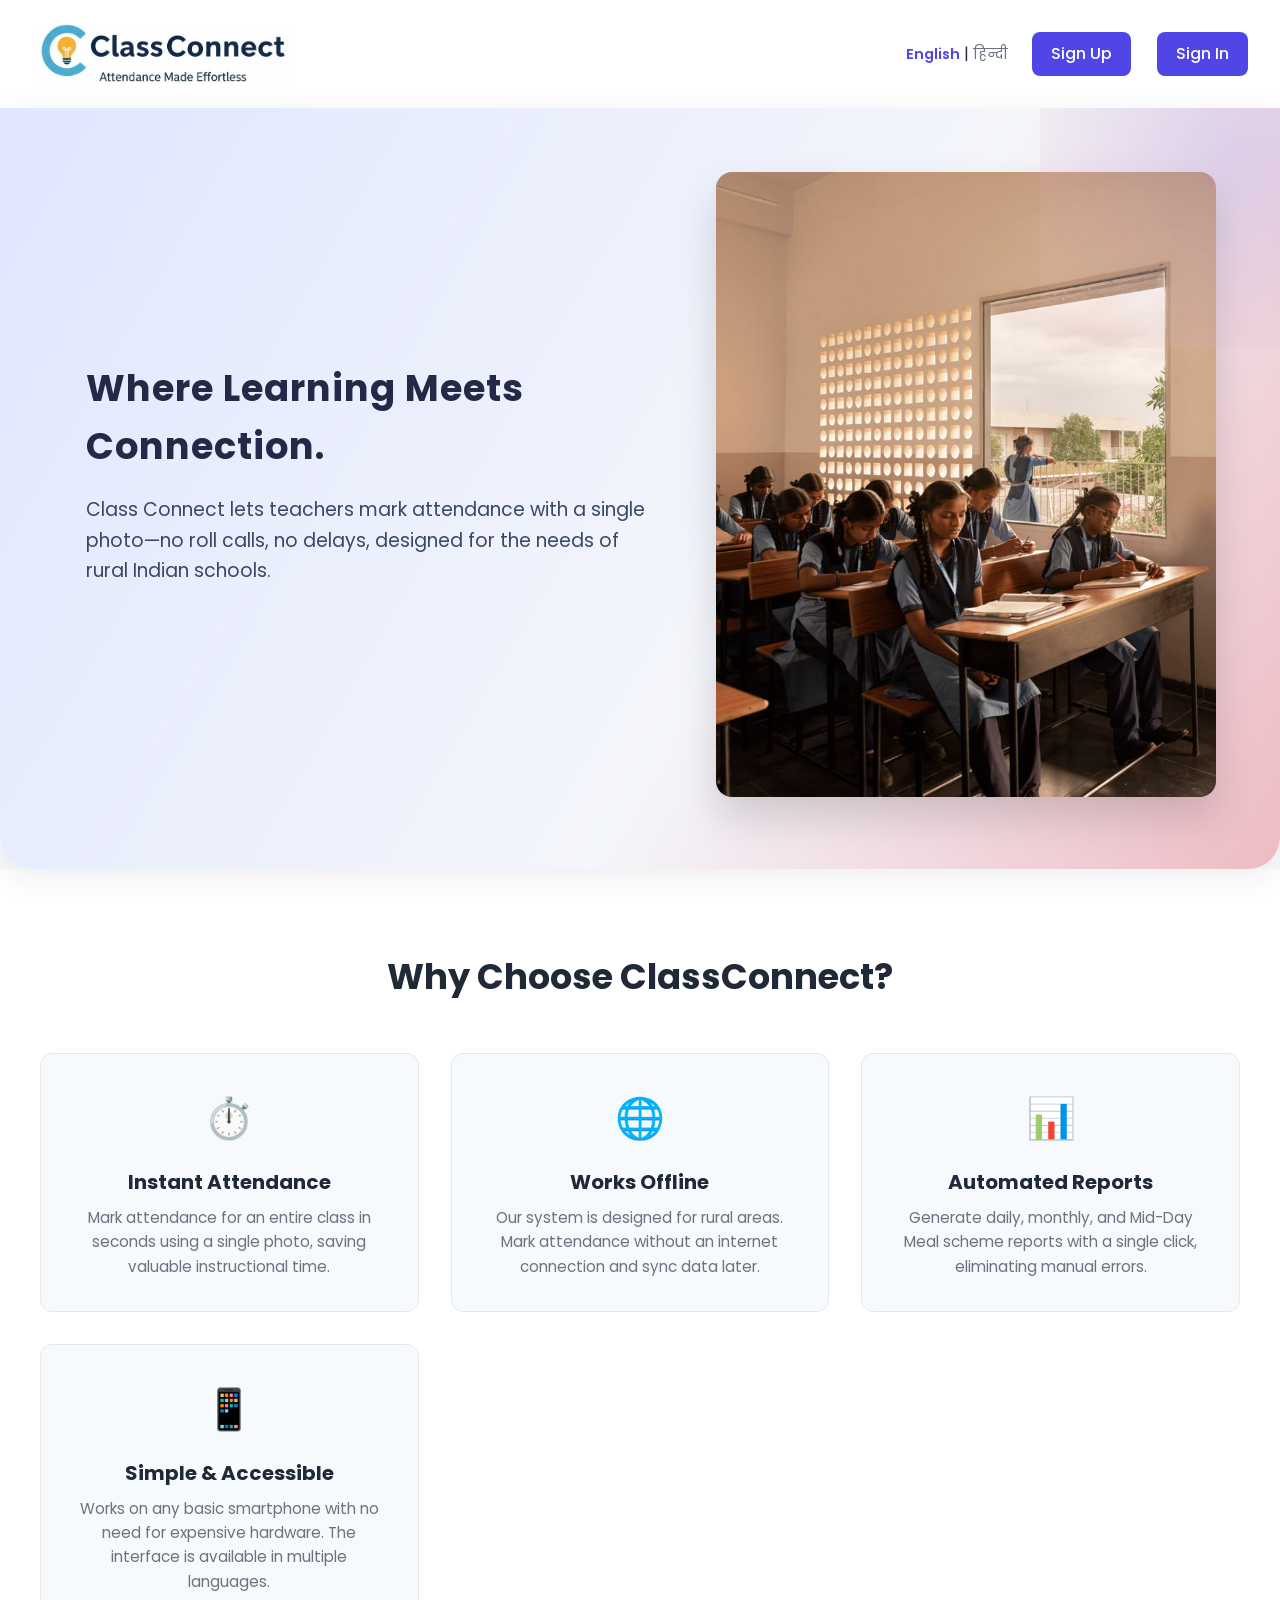
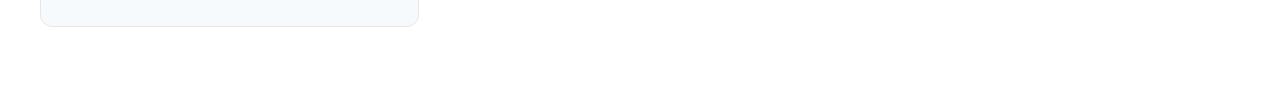
<file: index.html>
<!DOCTYPE html>
<html lang="en">
<head>
  <meta charset="UTF-8" />
  <meta name="viewport" content="width=device-width, initial-scale=1.0"/>
  <title>Class Connect</title>
  
  <link rel="preconnect" href="https://fonts.googleapis.com">
  <link href="https://fonts.googleapis.com/css2?family=Poppins:wght@400;500;600;700&display=swap" rel="stylesheet">
  <link rel="stylesheet" href="style.css" />
</head>
<body>


  <header class="landing-header" style="display:flex;align-items:center;justify-content:space-between;">
    <a href="index.html" class="logo">
      <img src="images/logo.jpeg" alt="Logo" style="height:60px; width:auto; display:block;">
    </a>
    <div style="display: flex; align-items: center; gap: 1.5rem; margin-left: auto;">
      <div class="lang-switch">
        <a href="index.html" class="active">English</a> | <a href="hindi.html">हिन्दी</a>
      </div>
      <a href="login.html" class="btn btn-primary">Sign Up</a>
      <a href="login_simple.html" class="btn btn-secondary" style="margin-left: 0.1rem;">Sign In</a>
    </div>
  </header>

  <main>
    <section class="hero">
  <div class="hero-content">
    <h1>Where Learning Meets Connection.</h1>
    <p class="subtitle">Class Connect lets teachers mark attendance with a single photo—no roll calls, no delays, designed for the needs of rural Indian schools.</p>
  </div>
  
  <div class="hero-image">
    <img src="images/pic1.jpg" alt="Teacher with students in a rural classroom">
  </div>
</section>

    <section class="features">
      <h2>Why Choose ClassConnect?</h2>
      <div class="features-grid">
        <div class="feature-card">
          <div class="feature-icon">⏱️</div>
          <h3>Instant Attendance</h3>
          <p>Mark attendance for an entire class in seconds using a single photo, saving valuable instructional time.</p>
        </div>
        <div class="feature-card">
          <div class="feature-icon">🌐</div>
          <h3>Works Offline</h3>
          <p>Our system is designed for rural areas. Mark attendance without an internet connection and sync data later.</p>
        </div>
        <div class="feature-card">
          <div class="feature-icon">📊</div>
          <h3>Automated Reports</h3>
          <p>Generate daily, monthly, and Mid-Day Meal scheme reports with a single click, eliminating manual errors.</p>
        </div>
         <div class="feature-card">
          <div class="feature-icon">📱</div>
          <h3>Simple & Accessible</h3>
          <p>Works on any basic smartphone with no need for expensive hardware. The interface is available in multiple languages.</p>
        </div>
      </div>
    </section>
  </main>
</body>
</html>
</file>
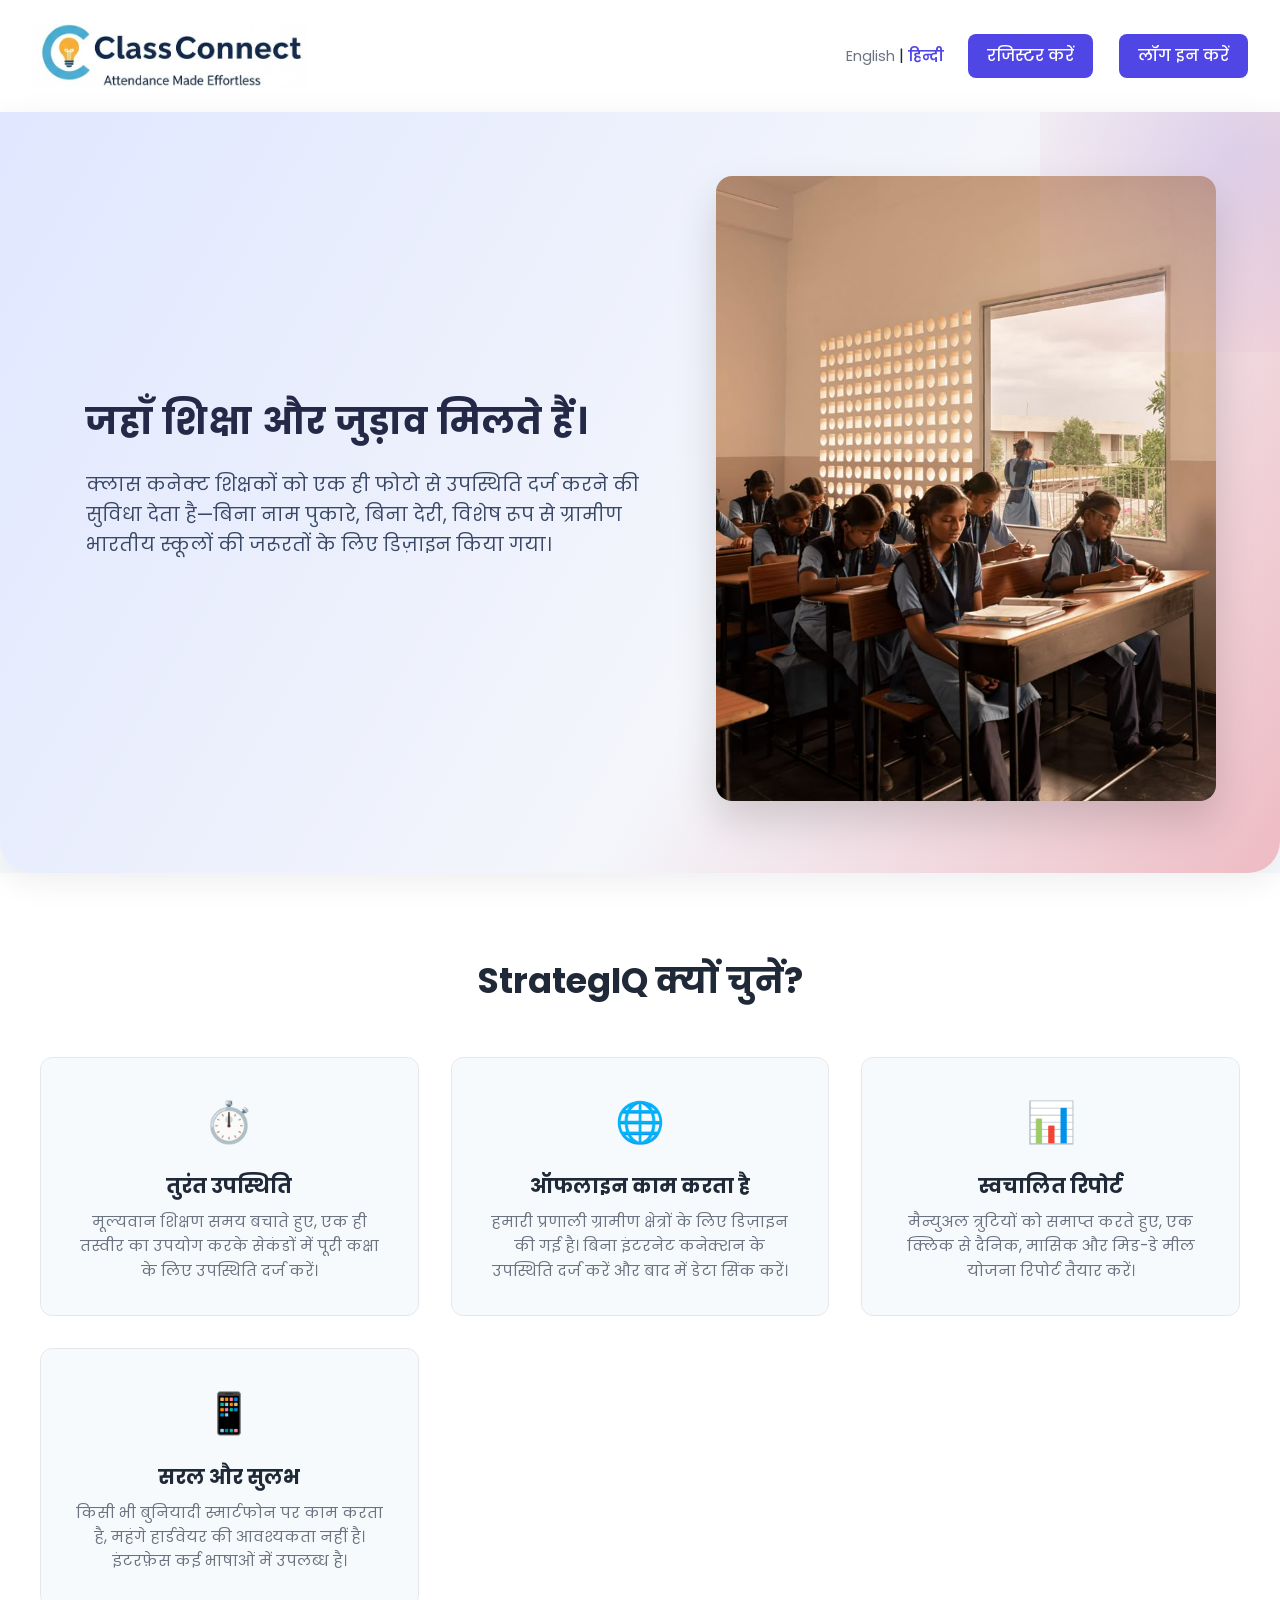
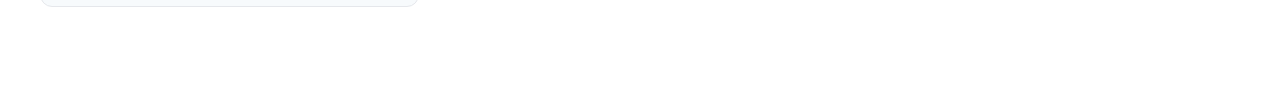
<file: hindi.html>
<!DOCTYPE html>
<html lang="en">
<head>
<meta charset="UTF-8" />
<meta name="viewport" content="width=device-width, initial-scale=1.0"/> <title>StrategIQ - ग्रामीण स्कूलों के लिए स्मार्ट उपस्थिति</title>
 
 <link rel="preconnect" href="https://fonts.googleapis.com">
 <link href="https://fonts.googleapis.com/css2?family=Poppins:wght@400;500;600;700&display=swap" rel="stylesheet">
 <link rel="stylesheet" href="style.css" />
</head>
<body>

 <header class="landing-header">
<a href="index.html" class="logo">
 <img src="images/logo.jpeg" alt="StrategIQ लोगो" style="height:64px; width:auto; display:block;">
 </a>
 <nav style="display: flex; align-items: center; gap: 1.5rem;">
 <div class="lang-switch">
<a href="index.html">English</a> | <a href="hindi.html" class="active">हिन्दी</a>
 </div>
 <a href="login.html" class="btn btn-primary">रजिस्टर करें</a>
        <a href="login_simple.html" class="btn btn-secondary" style="margin-left: 0.1rem;">लॉग इन करें</a>
 </nav>
</header>

<main>
 <section class="hero">
 <div class="hero-content">
<h1>जहाँ शिक्षा और जुड़ाव मिलते हैं।</h1>
<p class="subtitle">क्लास कनेक्ट शिक्षकों को एक ही फोटो से उपस्थिति दर्ज करने की सुविधा देता है—बिना नाम पुकारे, बिना देरी, विशेष रूप से ग्रामीण भारतीय स्कूलों की जरूरतों के लिए डिज़ाइन किया गया।</p>
</div>

<div class="hero-image">
<img src="images/pic1.jpg" alt="एक ग्रामीण कक्षा में शिक्षक और छात्र">
</div>
</section>

<section class="features">
 <h2>StrategIQ क्यों चुनें?</h2>
<div class="features-grid">
<div class="feature-card">
<div class="feature-icon">⏱️</div>
 <h3>तुरंत उपस्थिति</h3>
<p>मूल्यवान शिक्षण समय बचाते हुए, एक ही तस्वीर का उपयोग करके सेकंडों में पूरी कक्षा के लिए उपस्थिति दर्ज करें।</p>
 </div>
 <div class="feature-card">
<div class="feature-icon">🌐</div>
 <h3>ऑफलाइन काम करता है</h3>
 <p>हमारी प्रणाली ग्रामीण क्षेत्रों के लिए डिज़ाइन की गई है। बिना इंटरनेट कनेक्शन के उपस्थिति दर्ज करें और बाद में डेटा सिंक करें।</p>
 </div>
 <div class="feature-card">
 <div class="feature-icon">📊</div>
 <h3>स्वचालित रिपोर्ट</h3>
 <p>मैन्युअल त्रुटियों को समाप्त करते हुए, एक क्लिक से दैनिक, मासिक और मिड-डे मील योजना रिपोर्ट तैयार करें।</p>
 </div>
<div class="feature-card">
 <div class="feature-icon">📱</div>
 <h3>सरल और सुलभ</h3>
 <p>किसी भी बुनियादी स्मार्टफोन पर काम करता है, महंगे हार्डवेयर की आवश्यकता नहीं है। इंटरफ़ेस कई भाषाओं में उपलब्ध है।</p>
 </div>
 </div>
 </section>
</main>
</body>
</html>
</file>
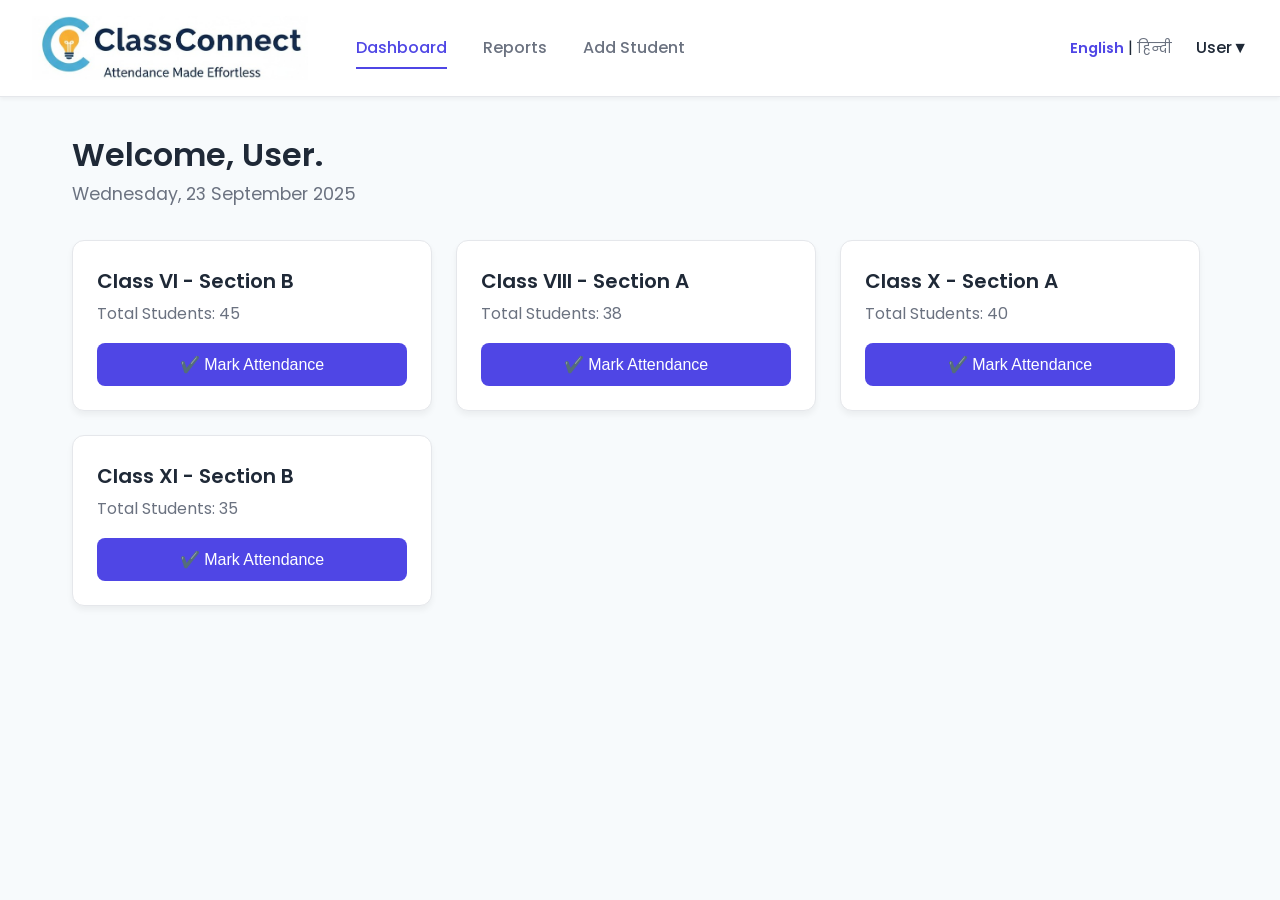
<file: loggedin.html>
<!DOCTYPE html>
<html lang="en">
<head>
  <meta charset="UTF-8" />
  <meta name="viewport" content="width=device-width, initial-scale=1.0"/>
  <title>Attendance Dashboard</title>
  
  <link rel="preconnect" href="https://fonts.googleapis.com">
  <link href="https://fonts.googleapis.com/css2?family=Poppins:wght@400;500;600;700&display=swap" rel="stylesheet">
  
  <link rel="stylesheet" href="style.css" />
  <style>
    .user-dropdown:hover .dropdown-content {
  display: block;
}
  </style>
</head>
<body>
  <header class="main-header">
    <div class="nav-left">
      <a href="index.html" class="logo">
        <img src="images/logo.jpeg" alt="ClassConnect Logo" style="height:64px; width:auto; display:block;">
      </a>
      <nav class="main-nav">
        <a href="index.html" class="nav-link active">Dashboard</a>
        <a href="reports.html" class="nav-link admin-only">Reports</a>
        <a href="add-student.html" class="nav-link">Add Student</a>
      </nav>
    </div>
    <div class="nav-right">
      <div class="lang-switch">
        <a href="loggedin_h.html" class="active">English</a> | <a href="loggedin_h.html">हिन्दी</a>
      </div>
      <div class="user-dropdown" id="userDropdown">
        <div class="user-name" id="userDropdownBtn">User▼</div>
        <div class="dropdown-content" id="userDropdownContent">
          <a href="profile.html">My Profile</a>
          <a href="#" class="logout-btn" onclick="localStorage.clear();sessionStorage.clear();window.location.href='index.html';return false;">Logout</a>
        </div>
      </div>
      <script>
        // Dropdown open/close logic
        let dropdownOpen = false;
        let dropdownTimeout;
        const btn = document.getElementById('userDropdownBtn');
        const content = document.getElementById('userDropdownContent');
        btn.onclick = function(e) {
          e.stopPropagation();
          if (!dropdownOpen) {
            content.style.display = 'block';
            dropdownOpen = true;
            // Set timer to auto-close after 1 minute
            dropdownTimeout = setTimeout(() => {
              content.style.display = 'none';
              dropdownOpen = false;
            }, 60000);
          } else {
            content.style.display = 'none';
            dropdownOpen = false;
            clearTimeout(dropdownTimeout);
          }
        };
        // Prevent closing when clicking inside dropdown
        content.onclick = function(e) {
          e.stopPropagation();
        };
        // Close dropdown if clicking outside
        document.body.addEventListener('click', function() {
          if (dropdownOpen) {
            content.style.display = 'none';
            dropdownOpen = false;
            clearTimeout(dropdownTimeout);
          }
        });
      </script>
    </div>
  </header>

  <main class="dashboard-main">
    <div class="dashboard-header">
        <h2>Welcome, User.</h2>
        <div class="today-date">Wednesday, 23 September 2025</div>
    </div>
    <section class="class-list">
      <div class="class-card">
        <div class="class-info">
            <div class="class-title">Class VI - Section B</div>
            <div class="student-count">Total Students: 45</div>
        </div>
        <button class="mark-attendance-btn" onclick="window.location.href='facial-attendance.html?class=6B'">✔️ Mark Attendance</button>
      </div>
      <div class="class-card">
        <div class="class-info">
            <div class="class-title">Class VIII - Section A</div>
            <div class="student-count">Total Students: 38</div>
        </div>
        <button class="mark-attendance-btn" onclick="window.location.href='facial-attendance.html?class=8A'">✔️ Mark Attendance</button>
      </div>
      <div class="class-card">
        <div class="class-info">
            <div class="class-title">Class X - Section A</div>
            <div class="student-count">Total Students: 40</div>
        </div>
        <button class="mark-attendance-btn" onclick="window.location.href='facial-attendance.html?class=10A'">✔️ Mark Attendance</button>
      </div>
      <div class="class-card">
        <div class="class-info">
            <div class="class-title">Class XI - Section B</div>
            <div class="student-count">Total Students: 35</div>
        </div>
        <button class="mark-attendance-btn" onclick="window.location.href='facial-attendance.html?class=11B'">✔️ Mark Attendance</button>
      </div>
    </section>
  </main>
</body>
</html>
</file>
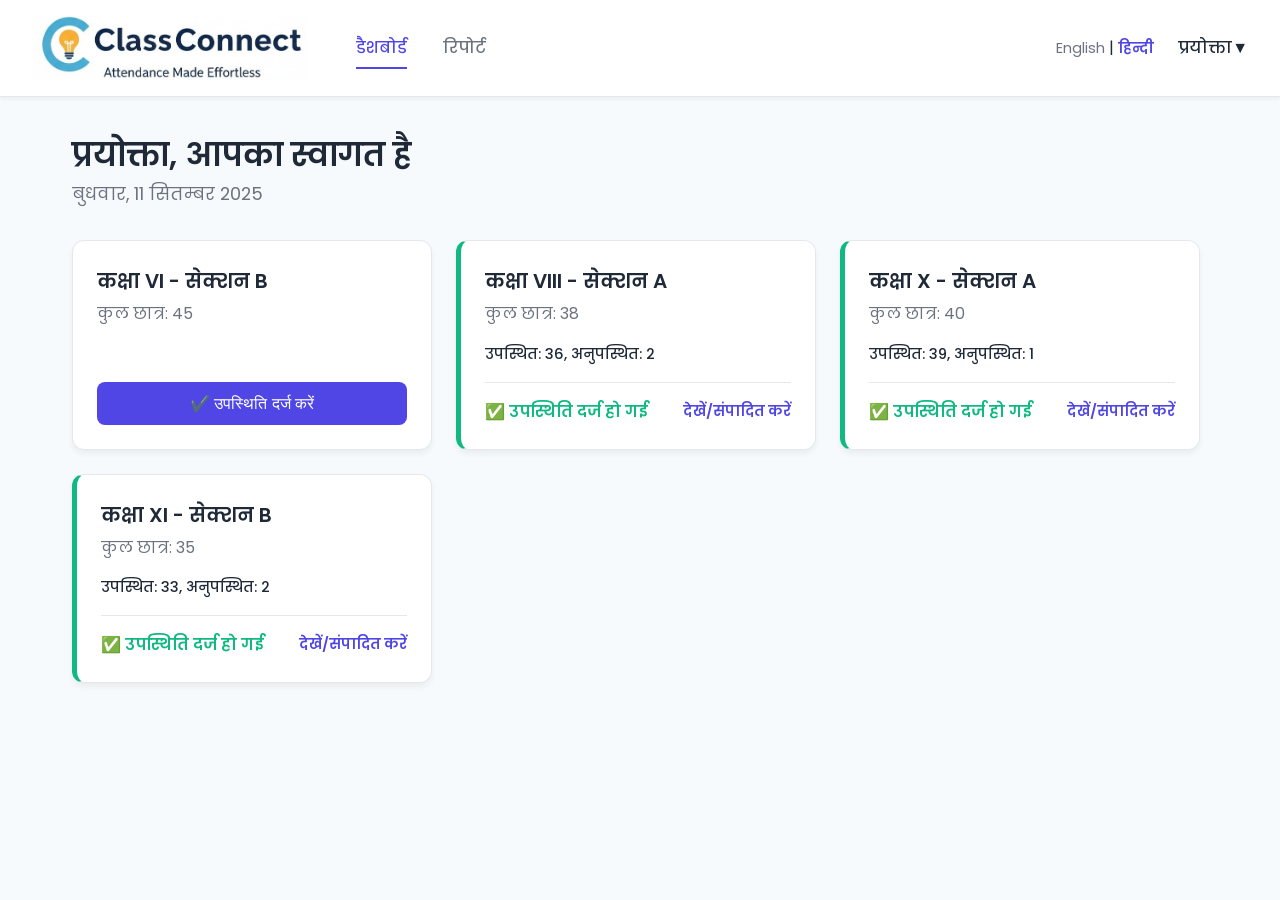
<file: loggedin_h.html>
<!DOCTYPE html>
<html lang="hi">
<head>
  <meta charset="UTF-8" />
  <meta name="viewport" content="width=device-width, initial-scale=1.0"/>
  <title>उपस्थिति डैशबोर्ड</title>
  
  <link rel="preconnect" href="https://fonts.googleapis.com">
  <link href="https://fonts.googleapis.com/css2?family=Poppins:wght@400;500;600;700&display=swap" rel="stylesheet">
  
  <link rel="stylesheet" href="style.css" />
</head>
<body>
  <header class="main-header">
    <div class="nav-left">
      <a href="hindi.html" class="logo">
        <img src="images/logo.jpeg" alt="StrategIQ Logo" style="height:64px; width:auto; display:block;">
      </a>
      <nav class="main-nav">
        <a href="loggedin_h.html" class="nav-link active">डैशबोर्ड</a>
        <a href="reports.html" class="nav-link admin-only">रिपोर्ट</a>
      </nav>
    </div>
    <div class="nav-right">
      <div class="lang-switch">
        <a href="loggedin.html">English</a> | <a href="#" class="active">हिन्दी</a>
      </div>
      <div class="user-dropdown">
        <div class="user-name">प्रयोक्ता▼</div>
        <div class="dropdown-content">
          <a href="profile.html">मेरी प्रोफ़ाइल</a>
          <a href="logout.html" class="logout-btn">लॉग आउट</a>
        </div>
      </div>
    </div>
  </header>

  <main class="dashboard-main">
    <div class="dashboard-header">
      <h2>प्रयोक्ता, आपका स्वागत है</h2>
      <div class="today-date">बुधवार, 11 सितम्बर 2025</div>
    </div>
    <section class="class-list">
      <div class="class-card">
        <div class="class-info">
          <div class="class-title">कक्षा VI - सेक्शन B</div>
          <div class="student-count">कुल छात्र: 45</div>
        </div>
        <button class="mark-attendance-btn">✔️ उपस्थिति दर्ज करें</button>
      </div>
      <div class="class-card attendance-marked">
        <div class="class-info">
          <div class="class-title">कक्षा VIII - सेक्शन A</div>
          <div class="student-count">कुल छात्र: 38</div>
          <div class="attendance-summary">उपस्थित: 36, अनुपस्थित: 2</div>
        </div>
        <div class="status-section">
          <div class="attendance-status">✅ उपस्थिति दर्ज हो गई</div>
          <a href="view-edit.html" class="view-edit-link">देखें/संपादित करें</a>
        </div>
      </div>
      <div class="class-card attendance-marked">
        <div class="class-info">
          <div class="class-title">कक्षा X - सेक्शन A</div>
          <div class="student-count">कुल छात्र: 40</div>
          <div class="attendance-summary">उपस्थित: 39, अनुपस्थित: 1</div>
        </div>
        <div class="status-section">
          <div class="attendance-status">✅ उपस्थिति दर्ज हो गई</div>
          <a href="view-edit.html" class="view-edit-link">देखें/संपादित करें</a>
        </div>
      </div>
      <div class="class-card attendance-marked">
        <div class="class-info">
          <div class="class-title">कक्षा XI - सेक्शन B</div>
          <div class="student-count">कुल छात्र: 35</div>
          <div class="attendance-summary">उपस्थित: 33, अनुपस्थित: 2</div>
        </div>
        <div class="status-section">
          <div class="attendance-status">✅ उपस्थिति दर्ज हो गई</div>
          <a href="view-edit.html" class="view-edit-link">देखें/संपादित करें</a>
        </div>
      </div>
    </section>
  </main>
</body>
</html>
</file>
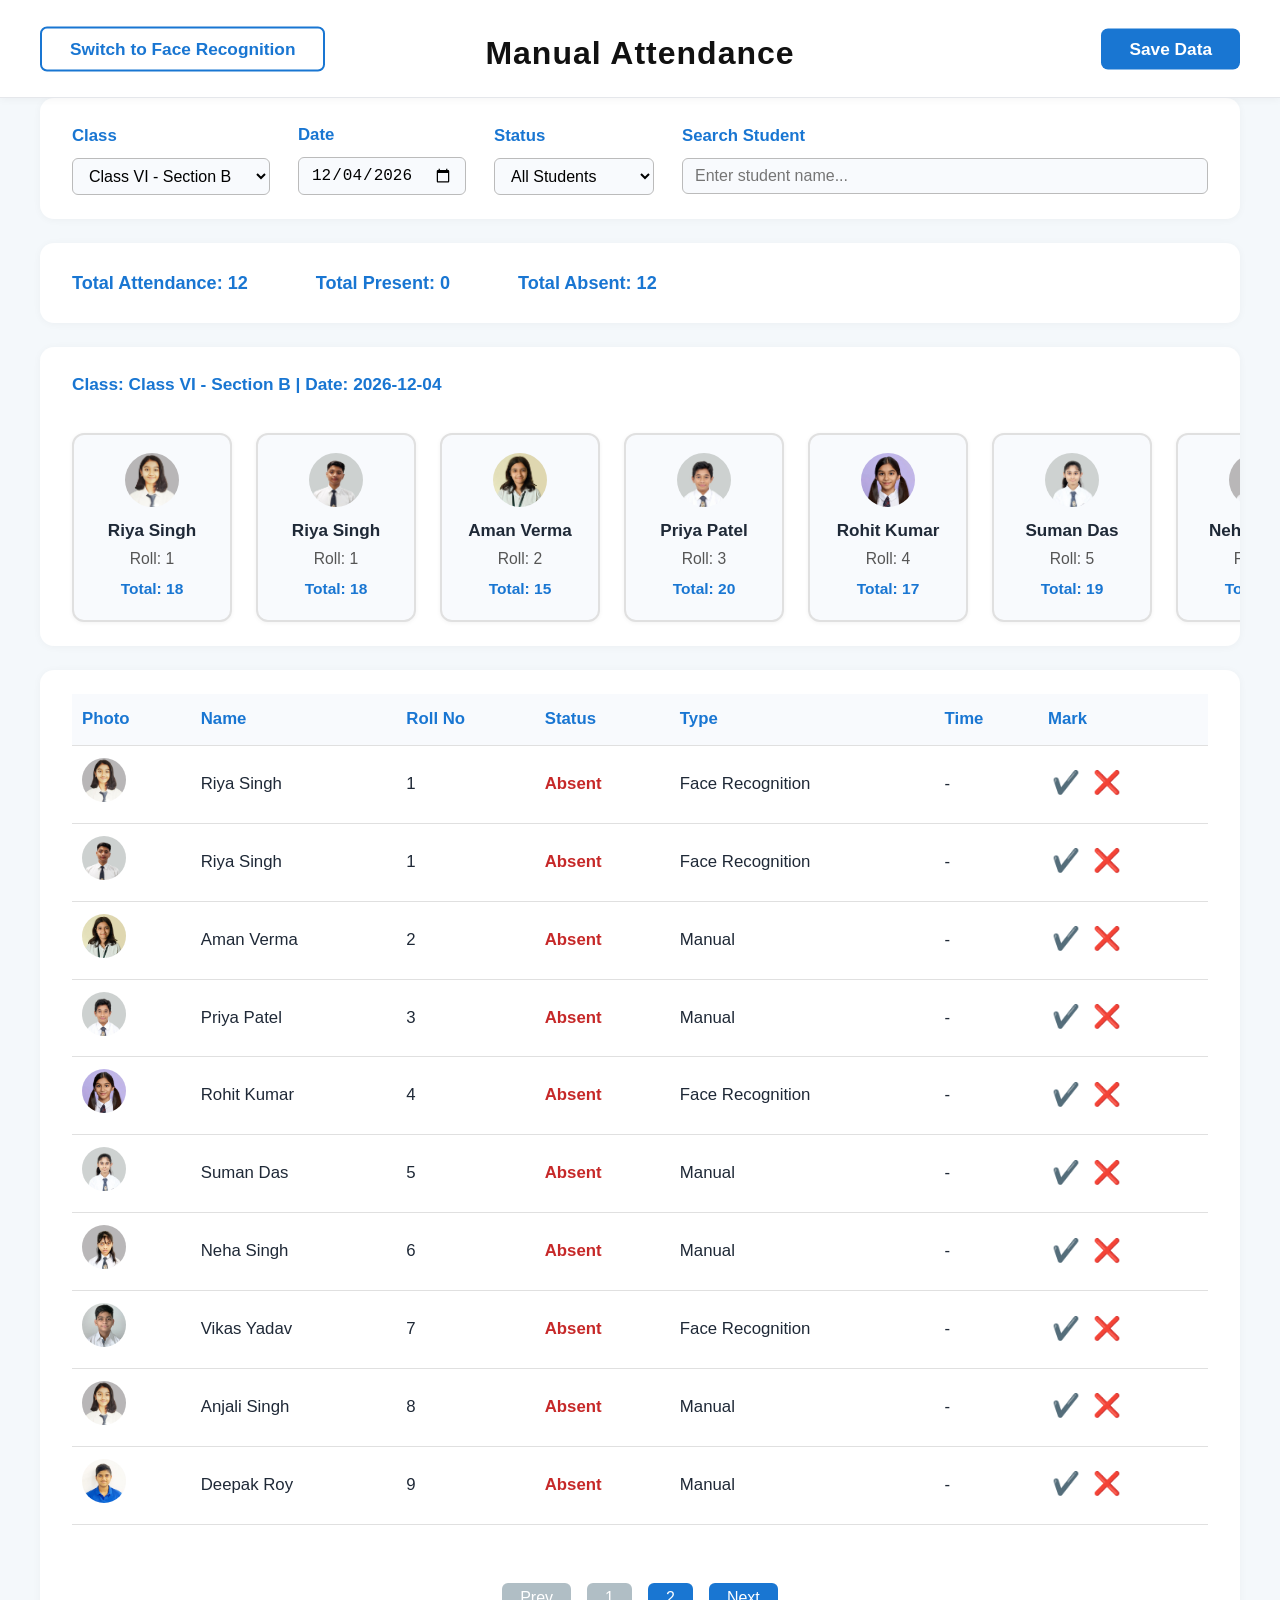
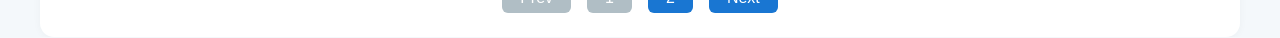
<file: manual.html>
<!DOCTYPE html>
<html lang="en">
<head>
  <meta charset="UTF-8" />
  <meta name="viewport" content="width=device-width, initial-scale=1.0"/>
  <title>Manual Attendance</title>
  <link rel="stylesheet" href="style.css" />
  <style>
    body {
      background: #f4f8fb;
      font-family: 'Poppins', sans-serif;
    }
    .main-header {
      background: #fff;
      box-shadow: 0 2px 8px rgba(0,0,0,0.04);
      padding: 28px 40px 18px 40px;
      display: flex;
      align-items: center;
      justify-content: center;
      position: relative;
    }
    .header-title {
      font-size: 2rem;
      font-weight: 700;
      color: #111;
      letter-spacing: 1px;
      margin: 0 auto;
      text-align: center;
    }
    .save-btn {
      background: #1976d2;
      color: #fff;
      border: none;
      border-radius: 7px;
      padding: 10px 28px;
      font-size: 1.08rem;
      font-weight: 600;
      cursor: pointer;
      transition: background 0.2s;
      position: absolute;
      right: 40px;
      top: 50%;
      transform: translateY(-50%);
    }
    .save-btn:hover {
      background: #125ea8;
    }
    .switch-face-btn {
      background: #fff;
      color: #1976d2;
      border: 2px solid #1976d2;
      border-radius: 7px;
      padding: 10px 28px;
      font-size: 1.08rem;
      font-weight: 600;
      cursor: pointer;
      transition: background 0.2s, color 0.2s;
      position: absolute;
      left: 40px;
      top: 50%;
      transform: translateY(-50%);
    }
    .switch-face-btn:hover {
      background: #1976d2;
      color: #fff;
    }
    .container {
      max-width: 1600px;
      width: calc(100% - 80px);
      margin: 0 auto;
      display: flex;
      flex-direction: column;
      gap: 24px;
    }
    .box {
      background: #fff;
      border-radius: 14px;
      box-shadow: 0 1px 8px rgba(0,0,0,0.04);
      padding: 24px 32px;
      width: 100%;
      min-width: 0;
      min-height: 80px;
      display: flex;
      align-items: center;
      gap: 28px;
      box-sizing: border-box;
    }
    .top-bar .bar-item {
      display: flex;
      flex-direction: column;
      gap: 6px;
      min-width: 160px;
    }
    .top-bar label {
      font-weight: 600;
      color: #1976d2;
      font-size: 1.05rem;
      margin-bottom: 2px;
    }
    .top-bar select, .top-bar input[type="date"], .top-bar input[type="text"] {
      padding: 8px 12px;
      border-radius: 6px;
      border: 1px solid #bbb;
      font-size: 1rem;
      background: #f8fafd;
      width: 100%;
    }
    .top-bar .search-bar {
      flex: 1;
      min-width: 220px;
    }
    .summary-bar > div {
      font-size: 1.13rem;
      font-weight: 600;
      color: #1976d2;
      margin-right: 40px;
    }
    .profile-bar {
      gap: 24px;
      overflow-x: auto;
      justify-content: flex-start;
    }
    .student-profile-card {
      background: #f8fafd;
      border-radius: 12px;
      box-shadow: 0 1px 4px rgba(0,0,0,0.05);
      padding: 18px 22px;
      display: flex;
      flex-direction: column;
      align-items: center;
      min-width: 160px;
      max-width: 180px;
      border: 2px solid #e0e0e0;
      box-sizing: border-box;
    }
    .student-profile-card img {
      width: 54px;
      height: 54px;
      border-radius: 50%;
      object-fit: cover;
      margin-bottom: 10px;
    }
    .student-profile-card .name {
      font-weight: 700;
      font-size: 1.07rem;
      margin-bottom: 2px;
    }
    .student-profile-card .roll {
      font-size: 0.98rem;
      color: #555;
    }
    .student-profile-card .total-attendance {
      margin-top: 6px;
      font-size: 0.97rem;
      font-weight: 600;
      color: #1976d2;
    }
    .profile-bar-info {
      font-size: 1.08rem;
      font-weight: 600;
      color: #1976d2;
      margin-bottom: 10px;
    }
    .attendance-table-container {
      overflow-x: auto;
    }
    .attendance-table {
      width: 100%;
      border-collapse: collapse;
      margin-bottom: 12px;
    }
    .attendance-table th, .attendance-table td {
      padding: 12px 10px;
      border-bottom: 1px solid #e0e0e0;
      text-align: left;
      font-size: 1.05rem;
    }
    .attendance-table th {
      background: #f8fafd;
      color: #1976d2;
      font-weight: 600;
    }
    .attendance-table td.status-present {
      color: #2e7d32;
      font-weight: 600;
    }
    .attendance-table td.status-absent {
      color: #c62828;
      font-weight: 600;
    }
    .attendance-table .mark-btn {
      background: none;
      border: none;
      cursor: pointer;
      font-size: 1.4rem;
      margin: 0 4px;
    }
    .attendance-table .mark-btn.present {
      color: #2e7d32;
    }
    .attendance-table .mark-btn.absent {
      color: #c62828;
    }
    .pagination {
      display: flex;
      justify-content: center;
      align-items: center;
      gap: 16px;
      margin: 18px 0 0 0;
    }
    .pagination button {
      background: #1976d2;
      color: #fff;
      border: none;
      border-radius: 6px;
      padding: 6px 18px;
      font-size: 1rem;
      font-weight: 500;
      cursor: pointer;
      transition: background 0.2s;
    }
    .pagination button:disabled {
      background: #b0bec5;
      cursor: not-allowed;
    }
    @media (max-width: 900px) {
      .main-header, .container {
        padding-left: 8px;
        padding-right: 8px;
        width: 100%;
        max-width: 100vw;
      }
      .box {
        padding: 16px 6px;
        gap: 12px;
      }
      .profile-bar {
        gap: 12px;
      }
      .switch-face-btn {
        left: 10px;
        padding: 8px 12px;
        font-size: 1rem;
      }
      .save-btn {
        right: 10px;
        padding: 8px 12px;
        font-size: 1rem;
      }
    }
  </style>
</head>
<body>
  <header class="main-header">
    <button class="switch-face-btn" onclick="window.location.href='facial-attendance.html'">Switch to Face Recognition</button>
    <span class="header-title">Manual Attendance</span>
  <button class="save-btn" id="saveDataBtn">Save Data</button>
  </header>
  <div class="container">
    <div class="box top-bar">
      <div class="bar-item">
        <label for="class-select">Class</label>
        <select id="class-select">
          <option value="6B">Class VI - Section B</option>
          <option value="8A">Class VIII - Section A</option>
          <option value="10A">Class X - Section A</option>
          <option value="11B">Class XI - Section B</option>
        </select>
      </div>
      <div class="bar-item">
        <label for="date-select">Date</label>
        <input type="date" id="date-select" value="">
      </div>
      <div class="bar-item">
        <label for="status-select">Status</label>
        <select id="status-select">
          <option value="all">All Students</option>
          <option value="present">Present</option>
          <option value="absent">Absent</option>
        </select>
      </div>
      <div class="bar-item search-bar">
        <label for="search-student">Search Student</label>
        <input type="text" id="search-student" placeholder="Enter student name...">
      </div>
    </div>
    <div class="box summary-bar">
      <div>Total Attendance: <span id="total-attendance">0</span></div>
      <div>Total Present: <span id="total-present">0</span></div>
      <div>Total Absent: <span id="total-absent">0</span></div>
    </div>
    <div class="box profile-bar" style="flex-direction: column; align-items: flex-start;">
      <div class="profile-bar-info" id="profile-bar-info">Class: VI - Section B | Date: <span id="profile-date"></span></div>
      <div style="display: flex; gap: 24px; width: 100%;" id="student-profiles">
        <!-- Student profile cards will be injected here -->
      </div>
    </div>
    <div class="box attendance-table-container" style="flex-direction: column;">
      <table class="attendance-table" id="attendance-table">
        <thead>
          <tr>
            <th>Photo</th>
            <th>Name</th>
            <th>Roll No</th>
            <th>Status</th>
            <th>Type</th>
            <th>Time</th>
            <th>Mark</th>
          </tr>
        </thead>
        <tbody>
          <!-- Student rows will be injected here -->
        </tbody>
      </table>
      <div class="pagination" id="pagination"></div>
    </div>
  </div>
  <script>
    // Show dialog on Save Data button click
    document.addEventListener('DOMContentLoaded', function() {
      var saveBtn = document.getElementById('saveDataBtn');
      if (saveBtn) {
        saveBtn.onclick = function() {
          alert('Data saved successfully!');
        };
      }
    });
    // Demo data for each class/section
    const classStudents = {
      "6B": [
        { name: "Riya Singh", roll: 1, photo: "known_faces/sai_manaswini.jpg", present: false, total: 18, type: "Face", time: "" },
  { name: "Riya Singh", roll: 1, photo: "known_faces/amit_singh.jpg", present: false, total: 18, type: "Face", time: "" },
  { name: "Aman Verma", roll: 2, photo: "known_faces/anjali_patel.jpg", present: false, total: 15, type: "Manual", time: "" },
  { name: "Priya Patel", roll: 3, photo: "known_faces/dinesh_reddy.jpg", present: false, total: 20, type: "Manual", time: "" },
  { name: "Rohit Kumar", roll: 4, photo: "known_faces/divya_anvitha.jpg", present: false, total: 17, type: "Face", time: "" },
  { name: "Suman Das", roll: 5, photo: "known_faces/nitya_vaidehi.jpg", present: false, total: 19, type: "Manual", time: "" },
  { name: "Neha Singh", roll: 6, photo: "known_faces/priya_verma.jpg", present: false, total: 21, type: "Manual", time: "" },
  { name: "Vikas Yadav", roll: 7, photo: "known_faces/rohit_kumar.jpg", present: false, total: 16, type: "Face", time: "" },
  { name: "Anjali Singh", roll: 8, photo: "known_faces/sai_manaswini.jpg", present: false, total: 18, type: "Manual", time: "" },
  { name: "Deepak Roy", roll: 9, photo: "known_faces/sunil_sharma.jpg", present: false, total: 20, type: "Manual", time: "" },
  { name: "Kavita Sharma", roll: 10, photo: "known_faces/vinod_kumar.jpg", present: false, total: 22, type: "Face", time: "" },
  { name: "Extra Student", roll: 11, photo: "known_faces/amit_singh.jpg", present: false, total: 12, type: "Manual", time: "" }
      ],
      "8A": [
        { name: "Sahil Khan", roll: 1, photo: "assets/students/student4.jpg", present: false, total: 19, type: "Face", time: "" },
  { name: "Sahil Khan", roll: 1, photo: "known_faces/divya_anvitha.jpg", present: false, total: 19, type: "Face", time: "" },
  { name: "Meena Kumari", roll: 2, photo: "known_faces/nitya_vaidehi.jpg", present: false, total: 17, type: "Manual", time: "" }
      ],
      "10A": [
        { name: "Rahul Sharma", roll: 1, photo: "assets/students/student6.jpg", present: false, total: 21, type: "Face", time: "" },
  { name: "Rahul Sharma", roll: 1, photo: "known_faces/priya_verma.jpg", present: false, total: 21, type: "Face", time: "" },
  { name: "Sneha Gupta", roll: 2, photo: "known_faces/rohit_kumar.jpg", present: false, total: 22, type: "Manual", time: "" }
      ],
      "11B": [
        { name: "Vikas Yadav", roll: 1, photo: "assets/students/student8.jpg", present: false, total: 20, type: "Manual", time: "" },
  { name: "Vikas Yadav", roll: 1, photo: "known_faces/sai_manaswini.jpg", present: false, total: 20, type: "Manual", time: "" },
  { name: "Anjali Singh", roll: 2, photo: "known_faces/sunil_sharma.jpg", present: false, total: 19, type: "Face", time: "" }
      ]
    };

    let currentClass = document.getElementById('class-select').value;
    let students = JSON.parse(JSON.stringify(classStudents[currentClass]));
    let today = new Date().toISOString().split('T')[0];
    document.getElementById('date-select').value = today;
    document.getElementById('profile-date').innerText = today;

    // Pagination
    let currentPage = 1;
    const studentsPerPage = 10;

    function getFilteredStudents() {
      let filter = document.getElementById('status-select').value;
      let search = document.getElementById('search-student').value.toLowerCase();
      return students.filter(stu => {
        if ((filter === "present" && !stu.present) || (filter === "absent" && stu.present)) return false;
        if (search && !stu.name.toLowerCase().includes(search)) return false;
        return true;
      });
    }

    function updateSummary() {
      const total = students.length;
      const present = students.filter(s => s.present).length;
      const absent = total - present;
      document.getElementById('total-attendance').innerText = total;
      document.getElementById('total-present').innerText = present;
      document.getElementById('total-absent').innerText = absent;
    }

    function updateProfileBar() {
      const classText = document.getElementById('class-select').options[document.getElementById('class-select').selectedIndex].text;
      const dateText = document.getElementById('date-select').value;
      document.getElementById('profile-bar-info').innerText = `Class: ${classText} | Date: ${dateText}`;
      const container = document.getElementById('student-profiles');
      container.innerHTML = "";
      // Show only students on current page
      const filtered = getFilteredStudents();
      const start = (currentPage - 1) * studentsPerPage;
      const end = start + studentsPerPage;
      filtered.slice(start, end).forEach(stu => {
        const card = document.createElement('div');
        card.className = "student-profile-card";
        card.innerHTML = `
          <img src="${stu.photo}" alt="Photo">
          <div class="name">${stu.name}</div>
          <div class="roll">Roll: ${stu.roll}</div>
          <div class="total-attendance">Total: ${stu.total}</div>
        `;
        container.appendChild(card);
      });
    }

    function updateAttendanceTable() {
      const tbody = document.getElementById('attendance-table').querySelector('tbody');
      tbody.innerHTML = "";
      const filtered = getFilteredStudents();
      const start = (currentPage - 1) * studentsPerPage;
      const end = start + studentsPerPage;
      filtered.slice(start, end).forEach((stu, idx) => {
        const tr = document.createElement('tr');
        tr.innerHTML = `
          <td><img src="${stu.photo}" alt="Photo" style="width:44px;height:44px;border-radius:50%;object-fit:cover;"></td>
          <td>${stu.name}</td>
          <td>${stu.roll}</td>
          <td class="${stu.present ? 'status-present' : 'status-absent'}">${stu.present ? 'Present' : 'Absent'}</td>
          <td>${stu.type === "Face" ? "Face Recognition" : "Manual"}</td>
          <td>${stu.time ? stu.time : '-'}</td>
          <td>
            <button class="mark-btn present" title="Mark Present" onclick="markAttendance(${students.indexOf(stu)}, true)">✔️</button>
            <button class="mark-btn absent" title="Mark Absent" onclick="markAttendance(${students.indexOf(stu)}, false)">❌</button>
          </td>
        `;
        tbody.appendChild(tr);
      });
      updatePagination(filtered.length);
    }

    function updatePagination(totalFiltered) {
      const pagination = document.getElementById('pagination');
      pagination.innerHTML = "";
      const totalPages = Math.ceil(totalFiltered / studentsPerPage);
      if (totalPages <= 1) return;
      const prevBtn = document.createElement('button');
      prevBtn.textContent = "Prev";
      prevBtn.disabled = currentPage === 1;
      prevBtn.onclick = () => { currentPage--; updateProfileBar(); updateAttendanceTable(); };
      pagination.appendChild(prevBtn);

      for (let i = 1; i <= totalPages; i++) {
        const btn = document.createElement('button');
        btn.textContent = i;
        btn.disabled = i === currentPage;
        btn.onclick = () => { currentPage = i; updateProfileBar(); updateAttendanceTable(); };
        pagination.appendChild(btn);
      }

      const nextBtn = document.createElement('button');
      nextBtn.textContent = "Next";
      nextBtn.disabled = currentPage === totalPages;
      nextBtn.onclick = () => { currentPage++; updateProfileBar(); updateAttendanceTable(); };
      pagination.appendChild(nextBtn);
    }

    function markAttendance(idx, isPresent) {
      students[idx].present = isPresent;
      students[idx].type = "Manual";
      students[idx].time = new Date().toLocaleTimeString([], {hour: '2-digit', minute:'2-digit'});
      updateAttendanceTable();
      updateSummary();
      updateProfileBar();
    }

    document.getElementById('class-select').addEventListener('change', function() {
      currentClass = this.value;
      students = JSON.parse(JSON.stringify(classStudents[currentClass]));
      currentPage = 1;
      updateProfileBar();
      updateAttendanceTable();
      updateSummary();
    });

    document.getElementById('date-select').addEventListener('change', function() {
      document.getElementById('profile-date').innerText = this.value;
    });

    document.getElementById('status-select').addEventListener('change', function() {
      currentPage = 1;
      updateAttendanceTable();
      updateProfileBar();
    });
    document.getElementById('search-student').addEventListener('input', function() {
      currentPage = 1;
      updateAttendanceTable();
      updateProfileBar();
    });

    // Initial load
    updateProfileBar();
    updateAttendanceTable();
    updateSummary();
  </script>
</body>
</html>
</file>
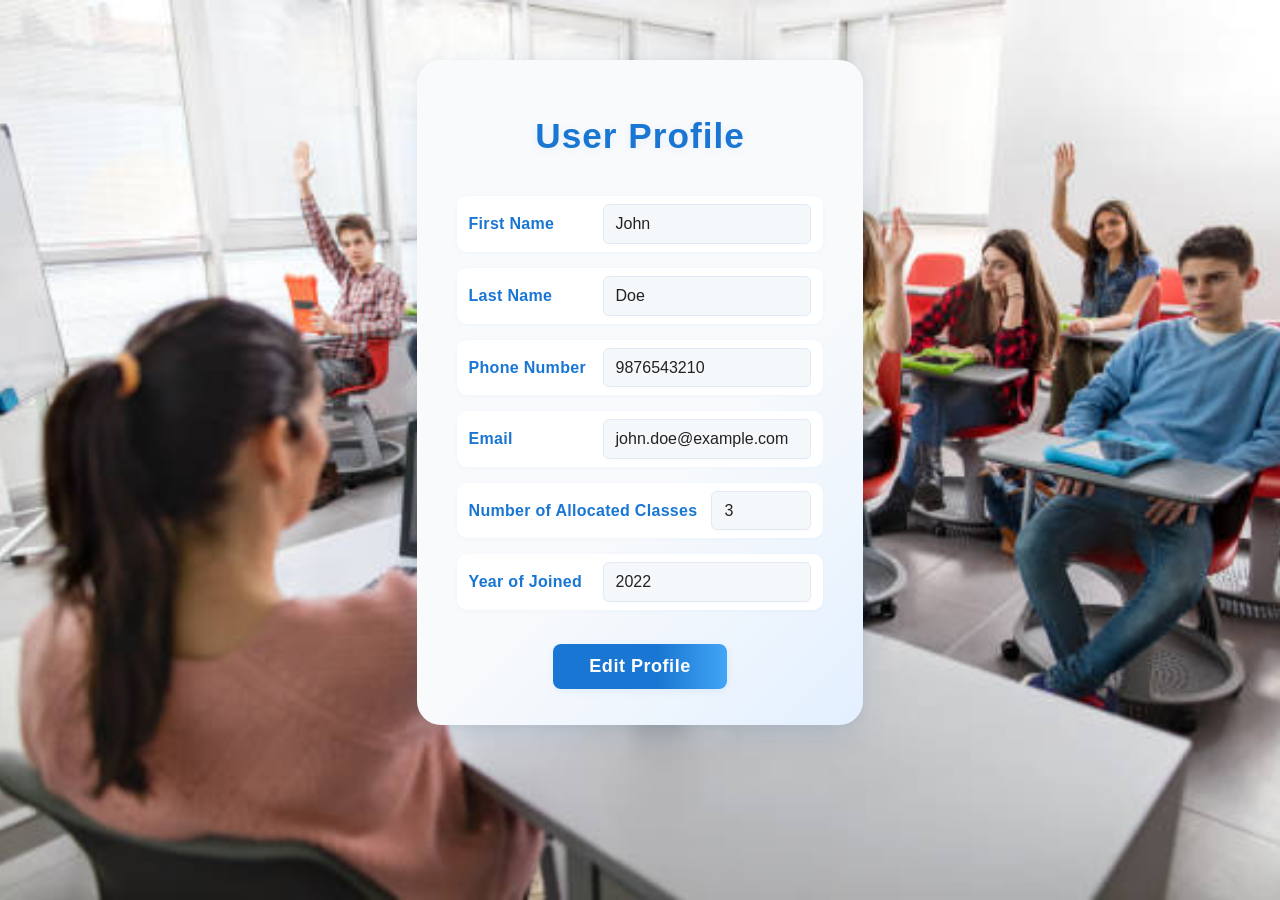
<file: profile.html>
<!DOCTYPE html>
<html lang="en">
<head>
  <meta charset="UTF-8" />
  <meta name="viewport" content="width=device-width, initial-scale=1.0"/>
  <title>User Profile</title>
  <link rel="stylesheet" href="style.css" />
  <style>
    body {
      /* Add your background image below */
      /* Example: background: url('your-image.jpg') no-repeat center center fixed; */
      background: url('teach.jpg') no-repeat center center fixed;
      background-size: cover;
      font-family: 'Poppins', sans-serif;
    }
    .profile-container {
      background: linear-gradient(135deg, #f8fafc 60%, #e3f0ff 100%);
      max-width: 600px;
      min-width: 320px;
      margin: 60px auto 0 auto;
      border-radius: 24px;
      box-shadow: 0 8px 32px rgba(25, 118, 210, 0.10), 0 1.5px 8px rgba(0,0,0,0.04);
      padding: 48px 40px 36px 40px;
      display: flex;
      flex-direction: column;
      align-items: center;
      transition: box-shadow 0.2s;
    }
    .profile-title {
      font-size: 2.2rem;
      font-weight: 700;
      color: #1976d2;
      margin-bottom: 32px;
      letter-spacing: 1px;
      text-shadow: 0 2px 8px rgba(25,118,210,0.07);
    }
    .profile-field {
      width: 100%;
      margin-bottom: 16px;
      display: flex;
      flex-direction: row;
      align-items: center;
      justify-content: flex-start;
      gap: 14px;
      background: #fff;
      border-radius: 10px;
      box-shadow: 0 1px 4px rgba(25,118,210,0.04);
      padding: 8px 12px;
      transition: box-shadow 0.2s;
    }
    .profile-label {
      font-weight: 600;
      color: #1976d2;
      font-size: 1rem;
      min-width: 120px;
      letter-spacing: 0.3px;
    }
    .profile-value {
      font-size: 1rem;
      color: #222;
      background: #f4f8fb;
      border-radius: 6px;
      padding: 6px 12px;
      min-width: 100px;
      flex: 1;
      box-sizing: border-box;
      display: flex;
      align-items: center;
      border: 1px solid #e3eaf5;
      box-shadow: 0 0.5px 2px rgba(25,118,210,0.03);
    }
    .edit-btn {
      margin-top: 18px;
      padding: 12px 36px;
      border-radius: 8px;
      border: none;
      background: linear-gradient(90deg, #1976d2 60%, #42a5f5 100%);
      color: #fff;
      font-weight: 600;
      font-size: 1.13rem;
      cursor: pointer;
      box-shadow: 0 2px 8px rgba(25,118,210,0.08);
      transition: background 0.2s, box-shadow 0.2s;
      letter-spacing: 0.5px;
    }
    .edit-btn:hover {
      background: linear-gradient(90deg, #125ea8 60%, #1976d2 100%);
      box-shadow: 0 4px 16px rgba(25,118,210,0.13);
    }
  </style>
</head>
<body>
  <div class="profile-container">
    <div class="profile-title">User Profile</div>
    <div class="profile-field">
      <span class="profile-label">First Name</span>
      <span class="profile-value" id="firstName">John</span>
    </div>
    <div class="profile-field">
      <span class="profile-label">Last Name</span>
      <span class="profile-value" id="lastName">Doe</span>
    </div>
    <div class="profile-field">
      <span class="profile-label">Phone Number</span>
      <span class="profile-value" id="phone">9876543210</span>
    </div>
    <div class="profile-field">
      <span class="profile-label">Email</span>
      <span class="profile-value" id="email">john.doe@example.com</span>
    </div>
    <div class="profile-field">
      <span class="profile-label">Number of Allocated Classes</span>
      <span class="profile-value" id="allocatedClasses">3</span>
    </div>
    <div class="profile-field">
      <span class="profile-label">Year of Joined</span>
      <span class="profile-value" id="yearJoined">2022</span>
    </div>
    <button class="edit-btn" onclick="alert('Edit functionality coming soon!')">Edit Profile</button>
  </div>
  <script>
    // Example: Load user data from localStorage/sessionStorage if available
    const user = JSON.parse(localStorage.getItem('userProfile') || '{}');
    if(user.firstName) document.getElementById('firstName').innerText = user.firstName;
    if(user.lastName) document.getElementById('lastName').innerText = user.lastName;
    if(user.phone) document.getElementById('phone').innerText = user.phone;
    if(user.email) document.getElementById('email').innerText = user.email;
    if(user.allocatedClasses) document.getElementById('allocatedClasses').innerText = user.allocatedClasses;
    if(user.yearJoined) document.getElementById('yearJoined').innerText = user.yearJoined;
  </script>
</body>
</html>
</file>
<file: style.css>
/* --- 1. Global Styles & Variables --- */
:root {
  --primary-color: #4F46E5;
  --primary-hover: #4338CA;
  --secondary-color: #10B981;
  --text-dark: #1F2937;
  --text-light: #6B7280;
  --bg-color: #F7FAFC;
  --card-bg: #FFFFFF;
  --border-color: #E5E7EB;
  --font-family: 'Poppins', sans-serif;
}

* {
  box-sizing: border-box;
  margin: 0;
  padding: 0;
}

html, body {
  height: 100%;
}

body {
  font-family: var(--font-family);
  background-color: var(--bg-color);
  color: var(--text-dark);
  line-height: 1.6;
  min-height: 100vh;
  display: flex;
  flex-direction: column;
}

a {
  text-decoration: none;
  color: var(--primary-color);
}

/* --- 2. Main Header / Navigation --- */
.main-header {
  display: flex;
  justify-content: space-between;
  align-items: center;
  padding: 1rem 2rem;
  background-color: var(--card-bg);
  border-bottom: 1px solid var(--border-color);
  box-shadow: 0 2px 4px rgba(0,0,0,0.05);
}

.logo {
  display: flex;
  align-items: center;
  font-weight: 600;
  font-size: 1.25rem;
  color: var(--text-dark);
}
.logo svg {
  margin-right: 0.5rem;
}

.main-nav {
  margin-left: 2rem;
}
.nav-link {
  color: var(--text-light);
  margin: 0 1rem;
  font-weight: 500;
  padding-bottom: 0.5rem;
  border-bottom: 2px solid transparent;
  transition: all 0.2s ease-in-out;
}
.nav-link:hover {
  color: var(--primary-color);
}
.nav-link.active {
  color: var(--primary-color);
  border-bottom: 2px solid var(--primary-color);
}

.nav-left, .nav-right {
  display: flex;
  align-items: center;
}

.lang-switch a {
  color: var(--text-light);
  font-size: 0.9rem;
}
.lang-switch a.active {
  color: var(--primary-color);
  font-weight: 600;
}

/* User Dropdown */
.user-dropdown {
  position: relative;
  margin-left: 1.5rem;
  cursor: pointer;
}
.user-name {
  font-weight: 500;
}
.dropdown-content {
  display: none;
  position: absolute;
  right: 0;
  top: 150%;
  background-color: var(--card-bg);
  min-width: 160px;
  box-shadow: 0 8px 16px rgba(0,0,0,0.1);
  border-radius: 8px;
  z-index: 1;
  overflow: hidden;
}
.dropdown-content a {
  color: var(--text-dark);
  padding: 12px 16px;
  display: block;
  font-size: 0.9rem;
}
.dropdown-content a:hover {
  background-color: #f1f1f1;
}
.user-dropdown:hover .dropdown-content {
  display: block;
}

/* --- 3. Main Dashboard Content --- */
.dashboard-main {
  max-width: 1200px;
  margin: 2rem auto;
  padding: 0 2rem;
  flex: 1 0 auto;
}

.dashboard-header {
  margin-bottom: 2rem;
}
.dashboard-header h2 {
  font-size: 2rem;
  font-weight: 600;
}
.today-date {
  color: var(--text-light);
  font-size: 1.1rem;
}

/* --- 4. Class List & Cards --- */
.class-list {
  display: flex;
  flex-wrap: wrap;              /* Allow wrapping to next line */
  flex-direction: row;
  gap: 1.5rem;
  justify-content: flex-start;
  align-items: stretch;
  padding-bottom: 1rem;
}

.class-card {
  background-color: var(--card-bg);
  border: 1px solid var(--border-color);
  border-radius: 12px;
  padding: 1.5rem;
  box-shadow: 0 4px 6px rgba(0,0,0,0.05);
  display: flex;
  flex-direction: column;
  justify-content: space-between;
  transition: transform 0.2s ease, box-shadow 0.2s ease;
  min-width: 320px;
  max-width: 360px;
  flex: 1 1 320px;              /* Allow cards to shrink/grow and wrap */
  box-sizing: border-box;
}
.class-card:hover {
  transform: translateY(-5px);
  box-shadow: 0 10px 15px rgba(0,0,0,0.08);
}

.class-title {
  font-size: 1.25rem;
  font-weight: 600;
  margin-bottom: 0.25rem;
}
.student-count {
  color: var(--text-light);
  margin-bottom: 1rem;
}
.attendance-summary {
  font-size: 0.9rem;
  font-weight: 500;
}

.mark-attendance-btn {
  background-color: var(--primary-color);
  color: white;
  border: none;
  border-radius: 8px;
  padding: 0.75rem 1rem;
  font-size: 1rem;
  font-weight: 500;
  cursor: pointer;
  width: 100%;
  transition: background-color 0.2s ease;
}
.mark-attendance-btn:hover {
  background-color: var(--primary-hover);
}

/* Style for cards where attendance is already marked */
.class-card.attendance-marked {
  border-left: 5px solid var(--secondary-color);
}
.status-section {
  margin-top: 1rem;
  padding-top: 1rem;
  border-top: 1px solid var(--border-color);
  display: flex;
  justify-content: space-between;
  align-items: center;
}
.attendance-status {
  color: var(--secondary-color);
  font-weight: 600;
}
.view-edit-link {
  font-size: 0.9rem;
  font-weight: 600;
}

/* --- 5. Footer --- */
.site-footer {
  text-align: center;
  padding: 1.2rem 0 1.2rem 0;
  background: #232946;
  color: #eebbc3;
  font-size: 1rem;
  letter-spacing: 0.5px;
  margin-top: 2rem;
  flex-shrink: 0;
}

/* --- 6. Responsive Design --- */
@media (max-width: 900px) {
  .hero {
    flex-direction: column;
    text-align: center;
    padding: 3rem 1.5rem;
    min-height: auto;
  }
  .hero-content, .hero-image {
    max-width: 100%;
    width: 100%;
    text-align: center;
  }
  .hero-image {
    margin-top: 2rem;
  }
  .class-list {
    flex-direction: column;
    gap: 1.2rem;
    padding-bottom: 0;
  }
  .class-card {
    min-width: 0;
    max-width: 100%;
    width: 100%;
  }
  .dashboard-main {
    padding: 0 1rem;
  }
  .dashboard-header h2 {
    font-size: 1.5rem;
  }
  .main-header {
    flex-direction: column;
    align-items: flex-start;
    padding: 1rem;
  }
  .nav-right {
    margin-top: 1rem;
    width: 100%;
    justify-content: space-between;
  }
  .main-nav {
    margin-left: 0;
    margin-top: 1rem;
  }
  .features h2 {
    font-size: 1.8rem;
  }
  .hero-content h1 {
    font-size: 2.2rem;
  }
  .hero-content .subtitle {
    font-size: 1rem;
  }
}

/* --- 7. Landing Page Styles --- */
.landing-header {
  display: flex;
  justify-content: space-between;
  align-items: center;
  padding: 1.5rem 2rem;
  background-color: var(--card-bg);
}

.btn {
  background-color: var(--primary-color);
  color: white;
  padding: 0.6rem 1.2rem;
  border-radius: 8px;
  font-weight: 500;
  transition: background-color 0.2s ease, transform 0.2s ease;
}
.btn:hover {
  background-color: var(--primary-hover);
  transform: scale(1.05);
  box-shadow: 0 8px 15px rgba(79, 70, 229, 0.2);
}
.btn-primary {
  background-color: var(--primary-color);
}
.btn-large {
  font-size: 1.1rem;
  padding: 0.8rem 2rem;
}

/* Hero Section */
.hero {
  min-height: 55vh;
  display: flex;
  align-items: center;
  justify-content: center;
  background: linear-gradient(120deg, #e0e7ff 0%, #f4f6fb 60%, #eebbc3 100%);
  position: relative;
  padding: 4rem;
  gap: 2rem;
  border-radius: 0 0 32px 32px;
  box-shadow: 0 8px 32px rgba(35, 41, 70, 0.08);
  overflow: hidden;
  animation: fadeInUp 0.8s ease-in-out;
}

.hero::before {
  content: "";
  position: absolute;
  top: -80px;
  right: -80px;
  width: 320px;
  height: 320px;
  background: radial-gradient(circle at 60% 40%, #4f46e5 0%, #eebbc3 80%, transparent 100%);
  opacity: 0.13;
  z-index: 0;
}

.hero-content {
  position: relative;
  z-index: 1;
  max-width: 50%;
  margin: 0 auto;
  text-align: left;
}

.hero-content h1 {
  font-size: 2.3rem;
  font-weight: 700;
  color: #232946;
  margin-bottom: 1.2rem;
  letter-spacing: 1px;
}

.hero-content .subtitle {
  font-size: 1.18rem;
  color: #394867;
  margin-bottom: 2rem;
  font-weight: 400;
}

/* New container for the image */
.hero-image {
  width: 45%;
  max-width: 500px;
}
.hero-image img {
  width: 100%;
  height: auto;
  border-radius: 16px;
  box-shadow: 0 20px 40px rgba(0,0,0,0.15);
}

/* Features Section */
.features {
  padding: 5rem 2rem;
  text-align: center;
  background-color: var(--card-bg);
  animation: fadeInUp 0.8s ease-in-out;
}
.features h2 {
  font-size: 2.2rem;
  margin-bottom: 3rem;
}
.features-grid {
  display: grid;
  grid-template-columns: repeat(auto-fit, minmax(280px, 1fr));
  gap: 2rem;
  max-width: 1200px;
  margin: 0 auto;
}
.feature-card {
  background-color: var(--bg-color);
  padding: 2rem;
  border-radius: 12px;
  border: 1px solid var(--border-color);
  opacity: 0;
  animation: fadeInUp 0.6s ease-out forwards;
}
.features-grid .feature-card:nth-child(1) { animation-delay: 0.2s; }
.features-grid .feature-card:nth-child(2) { animation-delay: 0.4s; }
.features-grid .feature-card:nth-child(3) { animation-delay: 0.6s; }
.features-grid .feature-card:nth-child(4) { animation-delay: 0.8s; }
.feature-icon {
  font-size: 2.5rem;
  margin-bottom: 1rem;
}
.feature-card h3 {
  font-size: 1.25rem;
  margin-bottom: 0.5rem;
}
.feature-card p {
  color: var(--text-light);
  font-size: 0.95rem;
}

/* --- 8. Login/Authentication Page Styles --- */
.auth-bg {
  background-image: linear-gradient(to top, #f3e7e9 0%, #e3eeff 99%, #e3eeff 100%);
}

.auth-container {
  display: flex;
  justify-content: center;
  align-items: center;
  min-height: calc(100vh - 80px);
  padding: 2rem 1rem;
}

.auth-card {
  background-color: var(--card-bg);
  padding: 2.5rem 2rem;
  border-radius: 12px;
  box-shadow: 0 10px 25px rgba(0,0,0,0.1);
  width: 100%;
  max-width: 400px;
  text-align: center;
  animation: fadeInUp 0.8s ease-in-out;
}

.auth-card h2 {
  font-size: 1.8rem;
  font-weight: 600;
  margin-bottom: 2rem;
  color: var(--text-dark);
}

.auth-card form {
  text-align: left;
}

.auth-card label {
  display: block;
  margin-bottom: 0.5rem;
  font-weight: 500;
  font-size: 0.9rem;
  color: var(--text-light);
}

.auth-card input[type="text"],
.auth-card input[type="password"] {
  width: 100%;
  padding: 0.75rem;
  border: 1px solid var(--border-color);
  border-radius: 8px;
  font-size: 1rem;
  font-family: var(--font-family);
  margin-bottom: 1.5rem;
  transition: border-color 0.2s ease, box-shadow 0.2s ease;
}

.auth-card input[type="text"]:focus,
.auth-card input[type="password"]:focus {
  outline: none;
  border-color: var(--primary-color);
  box-shadow: 0 0 0 3px rgba(79, 70, 229, 0.2);
}

.auth-card .login-btn,
.auth-card .otp-btn {
  width: 100%;
  padding: 0.8rem;
  border-radius: 8px;
  border: none;
  font-size: 1rem;
  font-weight: 600;
  cursor: pointer;
  transition: background-color 0.2s ease;
}

.auth-card .login-btn {
  background-color: var(--primary-color);
  color: white;
  margin-bottom: 0.75rem;
}
.auth-card .login-btn:hover {
  background-color: var(--primary-hover);
}

.auth-card .otp-btn {
  background-color: #F3F4F6;
  color: var(--text-dark);
}
.auth-card .otp-btn:hover {
  background-color: #E5E7EB;
}

.auth-links {
  margin-top: 1.5rem;
  font-size: 0.9rem;
}
.auth-links a {
  color: var(--text-light);
}
.auth-links a:hover {
  text-decoration: underline;
}

/* --- 9. Enhanced Interactivity & Animations --- */
@keyframes fadeInUp {
  from {
    opacity: 0;
    transform: translateY(20px);
  }
  to {
    opacity: 1;
    transform: translateY(0);
  }
}

#attendanceChart {
  width: 100% !important;
  height: 400px !important;
  max-width: 700px;
  display: block;
  margin: 0 auto;
}

.student-status.absent {
  color: #c62828 !important;
  font-weight: 600;
}
</file>
